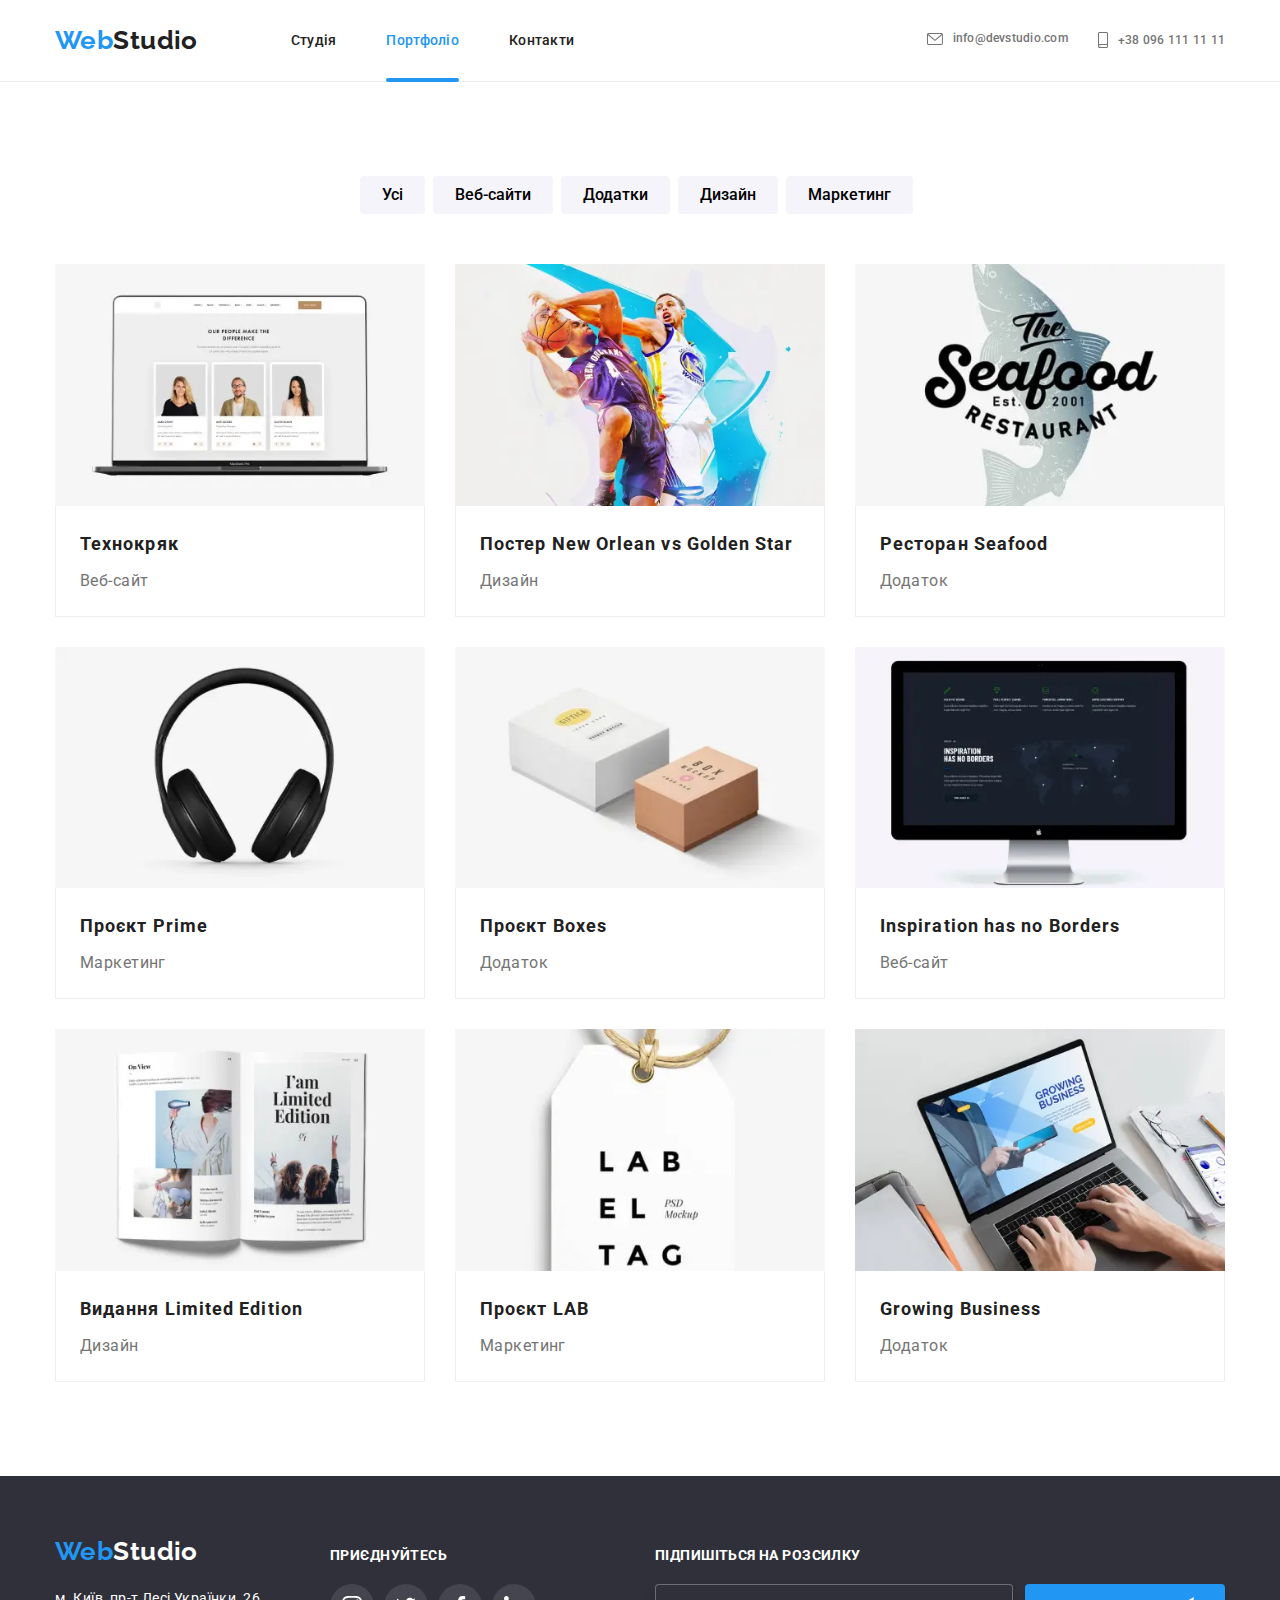
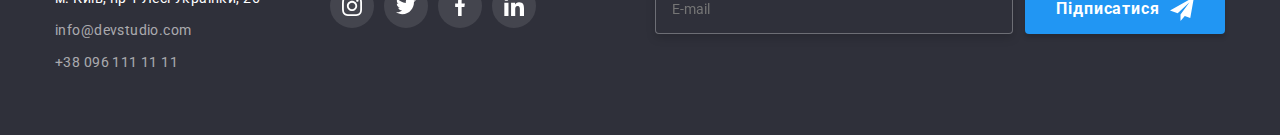
<file: portfolio.html>
<!DOCTYPE html>
<html lang="uk">
<head>
    <meta charset="UTF-8">
    <meta http-equiv="X-UA-Compatible" content="IE=edge">
    <meta name="viewport" content="width=device-width, initial-scale=1.0">
    <title>Portfolio</title>
    <link href="https://fonts.googleapis.com/css2?family=Raleway:wght@700&family=Roboto:wght@400;500;700;900&display=swap"
        rel="stylesheet">
    <link rel="stylesheet" href="https://cdnjs.cloudflare.com/ajax/libs/modern-normalize/1.1.0/modern-normalize.min.css">
    <link rel="stylesheet" href="./css/main.min.css">
</head>
<body>

    <!-- шапка -->
   
    <header>
        <div class="page-header">
            <div class="conteiner main-nav">
                <nav class="page-header__nav">
                    <a class="logo" href="">Web<span class="logo__text">Studio</span></a>
                    <button type="button" class="menu-toggle js-open-menu" aria-expanded="false"
                        aria-controls="mobile-menu">
                        <svg class="" width="24" height="16" aria-label="Перемикач мобільного меню">
                            <use class="icon-menu" href="./imeges/icons.svg#icon-menu"></use>
                        </svg>
                    </button>
                    <ul class="contacts tablet-contacts">
                        <li class="contacts__item"><a href="./index.html" class="contacts__link">Студія</a></li>
                        <li class="contacts__item"><a href="" class="contacts__link current">Портфоліо</a></li>
                        <li class="contacts__item"><a href="" class="contacts__link">Контакти</a></li>
                    </ul>
    
                </nav>
                <ul class="contacts-icon tablet-icon">
    
                    <li class="contacts-icon__item">
    
                        <a href="mailto:info@devstudio.com" class="contacts-icon__mail">
                            <svg class="contacts-icon__envelope" width="16" height="12">
                                <use href="./imeges/icons.svg#icon-envelope"></use>
                            </svg>
                            info@devstudio.com</a>
    
                    </li>
    
                    <li class="contacts-icon__item">
                        <a href="tel:+380961111111" class="contacts-icon__tel">
                            <svg class="contacts-icon__smartphone" width="10" height="16">
                                <use href="./imeges/icons.svg#icon-smartphone"></use>
                            </svg>
                            +38 096 111 11 11</a>
                    </li>
                </ul>
    
            </div>
    
    
        </div>
    </header>




                    
<!-- Портфоліо -->
<main class="portfolio-main">
<div class="menu-conteiner js-menu-container" id="mobile-menu">

    <button type="button" class="menu-toggle js-close-menu">
        <svg class="" width="24" height="16" aria-label="Перемикач мобільного меню">

            <use class="icon-close" href="./imeges/icons.svg#icon-close"></use>

        </svg>
    </button>
    <ul class="contacts mobile-menu">
        <li class="contacts__item"><a href="./index.html" class="contacts__link">Студія</a></li>
        <li class="contacts__item"><a href="" class="contacts__link current">Портфоліо</a></li>
        <li class="contacts__item"><a href="" class="contacts__link">Контакти</a></li>
    </ul>

    <ul class="contacts-icon-mobile">
        <li class="contacts-icon__item">
            <a href="tel:+380961111111" class="contacts-icon__tel">+38 096 111 11 11</a>
        </li>
        <li class="contacts-icon__item">
            <a href="mailto:info@devstudio.com" class="contacts-icon__mail">info@devstudio.com</a>
        </li>
    </ul>

    <ul class="social-menu">
        <li class="social-menu__item">
            <a href="" class="social-menu__link">
                Instagram<svg class="social-menu__icon" width="22" height="0">
                    <use href="./imeges/icons.svg#icon-Line"></use>
                </svg></a>
        </li>

        <li class="social-menu__item">
            <a href="" class="social-menu__link">
                Twitter<svg class="social-menu__icon" width="22" height="0">
                    <use href="./imeges/icons.svg#icon-Line"></use>
                </svg></a>
        </li>
        <li class="social-menu__item">
            <a href="" class="social-menu__link">
                Facebook <svg class="social-menu__icon" width="22" height="0">
                    <use href="./imeges/icons.svg#icon-Line"></use>
                </svg></a>
        </li>
        <li class="social-menu__item">
            <a href="" class="social-menu__link">LinkedIn</a>
        </li>
    </ul>
</div>

    <section class="section">
        <div class="conteiner">
            <h1 hidden>Портфоліо</h1>
            <div class="portfolio-decktop">
            <ul class="portfolio-button">
            
                <li class="portfolio-button__item"><button class="portfolio-button__name" type="button">Усі</button></li>
                <li class="portfolio-button__item"><button class="portfolio-button__name" type="button">Веб-сайти</button></li>
                <li class="portfolio-button__item"><button class="portfolio-button__name" type="button">Додатки</button></li>
            </ul> 
            <ul class="portfolio-button portfolio-mobile">
                <li class="portfolio-button__item"><button class="portfolio-button__name" type="button">Дизайн</button></li>
                <li class="portfolio-button__item"><button class="portfolio-button__name" type="button">Маркетинг</button></li>
           </ul>
            </div>
            
    <!-- Проекти -->

    <ul class="portfolio-project">
        <li class="portfolio-project__item">
            <a class="portfolio-project__link" href="">
                <div class="product">
           <picture>
            <source srcset="./imeges/project1-1x.webp, ./imeges/project1-2x.webp" type="image/webp">
             <img srcset="./imeges/project(1).jpg 1x,
             ./imeges/project1-2x.jpg 2x"
             class="product__img" src="./imeges/project(1).jpg" alt="на экране компьютера фото троих людей" width="370">
           </picture>
             <div class="div-overlay">
             <div class="overlay">
                <p class="overlay__text">Ресурс пропонує комплексні пропозиції з різним рівнем функціоналу та сервісів. Все це дозволить відвідувачу отримати
            вичерпні відомості про компанію чи приватну особу.</p>
             </div>
          </div>
             </div>

             <div class="cart-product carts">
                <h2 class="cart-product__name">Технокряк</h2>
            <p class="cart-product__text">Веб-сайт</p>
            </div>
            </a>
        </li>
        
        <li class="portfolio-project__item">
        <a class="portfolio-project__link" href="">
            <div class="product">
        <picture>
        <source srcset="./imeges/project2-1x.webp, ./imeges/project2-2x.webp" type="image/webp">
          <img srcset="./imeges/project(2).jpg 1x,
          ./imeges/project2-2x.jpg 2x"
           class="product__img" src="./imeges/project(2).jpg" alt="два парня играют в баскетбол" width="370">
        </picture>  
           <div class="div-overlay">
                <div class="overlay">
                    <p class="overlay__text">Ресурс пропонує комплексні пропозиції з різним рівнем функціоналу та сервісів. Все це
                        дозволить відвідувачу отримати
                        вичерпні відомості про компанію чи приватну особу.</p>
                </div>
            </div>
            </div>
          <div class="cart-product carts">
           <h2 class="cart-product__name">Постер New Orlean vs Golden Star</h2> 
           <p class="cart-product__text">Дизайн</p>
           </div>
           </a>
        </li>
        <li class="portfolio-project__item">
         <a class="portfolio-project__link" href="">
          <div class="product">
        <picture>
            <source srcset="./imeges/project3-1x.webp, ./imeges/project3-2x.webp" type="image/webp">
            <img srcset="./imeges/project(3).jpg 1x,
            ./imeges/project3-2x.jpg 2x" 
            class="product__img" src="./imeges/project(3).jpg" alt="лого ресторана the seabood" width="370">
        </picture>
            <div class="div-overlay">
                <div class="overlay">
                    <p class="overlay__text">Ресурс пропонує комплексні пропозиції з різним рівнем функціоналу та сервісів. Все це
                        дозволить відвідувачу отримати
                        вичерпні відомості про компанію чи приватну особу.</p>
                </div>
            </div>
            </div>
            <div class="cart-product">
            <h2 class="cart-product__name">Ресторан Seafood</h2>  
            <p class="cart-product__text">Додаток</p>
            </div>
        </a>
        </li>
        <li class="portfolio-project__item">
            <a class="portfolio-project__link" href="">
            <div class="product">
        <picture>
            <source srcset="./imeges/project4-1x.webp, ./imeges/project4-2x.webp" type="image/webp">
            <img srcset="./imeges/project(4).jpg 1x,
            ./imeges/project4-2x.jpg 2x"
             class="product__img" src="./imeges/project(4).jpg" alt="наушники черного цвета" width="370">
         </picture> 
             <div class="div-overlay">
            <div class="overlay">
                <p class="overlay__text">Ресурс пропонує комплексні пропозиції з різним рівнем функціоналу та сервісів. Все це
                    дозволить відвідувачу отримати
                    вичерпні відомості про компанію чи приватну особу.</p>
            </div>
        </div>
        </div>
            <div class="cart-product">
            <h2 class="cart-product__name">Проєкт Prime</h2> 
            <p class="cart-product__text">Маркетинг</p>
            </div>
        </a>
    </li>
        <li class="portfolio-project__item">
            <a class="portfolio-project__link" href="">
            <div class="product">
        <picture>
            <source srcset="./imeges/project5-1x.webp, ./imeges/project5-2x.webp" type="image/webp">
            <img srcset="./imeges/project(5).jpg 1x,
            ./imeges/project5-2x.jpg 2x"
             class="product__img" src="./imeges/project(5).jpg" alt="коробка белого цвета и коробка бежевого цвета" width="370">
        </picture>    
             <div class="div-overlay">
                <div class="overlay">
                    <p class="overlay__text">Ресурс пропонує комплексні пропозиції з різним рівнем функціоналу та сервісів. Все це
                        дозволить відвідувачу отримати
                        вичерпні відомості про компанію чи приватну особу.</p>
                </div>
            </div>
            </div>
            <div class="cart-product">
            <h2 class="cart-product__name">Проєкт Boxes</h2>  
            <p class="cart-product__text">Додаток</p>
            </div>
       </a>
        </li>
        <li class="portfolio-project__item">
            <a class="portfolio-project__link" href="">
                <div class="product">
        <picture>
            <source srcset="./imeges/project6-1x.webp, ./imeges/project6-2x.webp" type="image/webp">
            <img srcset="./imeges/project(6).jpg 1x,
            ./imeges/project6-2x.jpg 2x"
             class="product__img" src="./imeges/project(6).jpg" alt="экран ноутбука с изображением части карты страны" width="370">
         </picture>   
             <div class="div-overlay">
                <div class="overlay">
                    <p class="overlay__text">Ресурс пропонує комплексні пропозиції з різним рівнем функціоналу та сервісів. Все це
                        дозволить відвідувачу отримати
                        вичерпні відомості про компанію чи приватну особу.</p>
                </div>
            </div>
            </div>
            <div class="cart-product">
            <h2 class="cart-product__name">Inspiration has no Borders</h2>
            <p class="cart-product__text">Веб-сайт</p>
            </div>
        </a>
        </li>
        <li class="portfolio-project__item">
        <a class="portfolio-project__link" href="">
            <div class="product">
          <picture>
            <source srcset="./imeges/project7-1x.webp, ./imeges/project7-2x.webp" type="image/webp">
            <img srcset="./imeges/project(7).jpg 1x,
            ./imeges/project7-2x.jpg 2x"
             class="product__img" src="./imeges/project(7).jpg" alt="открытая книга на первой странице которой девушка с феном в руке на второй две девушки" width="370">
          </picture>  
             <div class="div-overlay">
                <div class="overlay">
                    <p class="overlay__text">Ресурс пропонує комплексні пропозиції з різним рівнем функціоналу та сервісів. Все це
                        дозволить відвідувачу отримати
                        вичерпні відомості про компанію чи приватну особу.</p>
                </div>
            </div>
            </div>
            <div class="cart-product"> 
            <h2 class="cart-product__name">Видання Limited Edition</h2>
            <p class="cart-product__text">Дизайн</p>
            </div>
        </a>
        </li>
        <li class="portfolio-project__item">
        <a class="portfolio-project__link" href="">
            <div class="product">
        <picture>
            <source srcset="./imeges/project8-1x.webp, ./imeges/project8-2x.webp" type="image/webp">
             <img srcset="./imeges/project(8).jpg 1x,
             ./imeges/project8-2x.jpg 2x"
              class="product__img" src="./imeges/project(8).jpg" alt="белая бирка с надписью labeltag" width="370">
         </picture>   
              <div class="div-overlay">
                <div class="overlay">
                    <p class="overlay__text">Ресурс пропонує комплексні пропозиції з різним рівнем функціоналу та сервісів. Все це
                        дозволить відвідувачу отримати
                        вичерпні відомості про компанію чи приватну особу.</p>
                </div>
            </div>
            </div>
             <div class="cart-product">
            <h2 class="cart-product__name">Проєкт LAB</h2>
            <p class="cart-product__text">Маркетинг</p>
            </div>
        </a>
        </li>
        <li class="portfolio-project__item last">
            <a class="portfolio-project__link" href="">
                <div class="product">
      <picture>
        <source srcset="./imeges/project9-1x.webp, ./imeges/project9-2x.webp" type="image/webp">
            <img srcset="./imeges/prpject(9).jpg 1x,
            ./imeges/project9-2x.jpg 2x"
             class="product__img" src="./imeges/prpject(9).jpg" alt="руки работающие на клавеатуре ноутбука" width="370" >
       </picture>
             <div class="div-overlay">
            <div class="overlay">
                <p class="overlay__text">Ресурс пропонує комплексні пропозиції з різним рівнем функціоналу та сервісів. Все це
                    дозволить відвідувачу отримати
                    вичерпні відомості про компанію чи приватну особу.</p>
            </div>
        </div>
        </div>
            <div class="cart-product">
            <h2 class="cart-product__name">Growing Business</h2>
            <p class="cart-product__text">Додаток</p>
            </div>
        </a>
        </li>
    </ul>
</div>
</section>
</main>

<!-- Підвал -->
<footer class="footer">
    <div class="conteiner box-footer">

        <div class="footer-tablet">
            <div class="footer-box">
                <a class="logo footer-box__logo" href="">Web<span class="logo__studio">Studio</span></a>
                <address class="address">
                    <ul class="list-footer">
                        <li class="list-footer__item"><a href="" class="list-footer__address">м. Київ, пр-т Лесі
                                Українки, 26</a></li>
                        <li class="list-footer__item"><a href="mailto:info@devstudio.com"
                                class="list-footer__link">info@devstudio.com</a></li>
                        <li class="list-footer__item tel"><a href="tel:+380961111111" class="list-footer__link">+38 096
                                111 11 11</a></li>
                    </ul>
                </address>
            </div>


            <div class="footer-boxLink">
                <p class="footer-boxLink__paragraph">приєднуйтесь</p>
                <ul class="footer-icon">
                    <li class="footer-icon__item">
                        <a class="footer-icon__link" href="">
                            <svg class="footer-link" width="20" height="20">
                                <use href="./imeges/icons.svg#icon-instagram"></use>
                            </svg></a>
                    </li>

                    <li class="footer-icon__item">
                        <a class="footer-icon__link" href="">
                            <svg class="footer-link" width="20" height="20">
                                <use href="./imeges/icons.svg#icon-twitter"></use>
                            </svg></a>
                    </li>
                    <li class="footer-icon__item">
                        <a class="footer-icon__link" href="">
                            <svg class="footer-link" width="20" height="20">
                                <use href="./imeges/icons.svg#icon-facebook"></use>
                            </svg></a>
                    </li>
                    <li class="footer-icon__item">
                        <a class="footer-icon__link" href="">
                            <svg class="footer-link" width="20" height="20">
                                <use href="./imeges/icons.svg#icon-linkedin"></use>
                            </svg></a>
                    </li>

                </ul>
            </div>
        </div>

        <div class="footer-boxForm">
            <p class="footer-boxForm__paragraph">Підпишіться на розсилку</p>
            <form class="footer-form">
                <label>
                    <input class="footer-form__input" type="email" name="E-mail" placeholder="E-mail">
                </label>
                <button type="submit" class="footer-button">Підписатися<svg class="footer-button__icon" width="24"
                        height="24">
                        <use href="./imeges/icons.svg#icon-icon-send"></use>
                    </svg>
                </button>
            </form>
        </div>
    </div>
</footer>
<script src="./js/modal.js"></script>
<script src="./js/mobile-menu.js"></script>
</body>

</html>
</file>
<file: css/main.min.css>
html{-webkit-box-sizing:border-box;box-sizing:border-box}*,*::before,*::after{-webkit-box-sizing:inherit;box-sizing:inherit}body{font-family:"Roboto",sans-serif;font-size:14px;letter-spacing:.03em;color:#212121;background-color:#fff}a{text-decoration:none}ul{list-style:none;padding:0px;margin:0px}h1,h2,h3,h4,h5,h6,p{margin:0px}img{display:block;max-width:100%;height:auto}.footer-button,.footer-icon__link,.footer-icon,.logo-clients__link,.icon-teams__link,.icon-teams,.benefit,.social-menu__link,.conteiner.main-nav,.page-header__nav{display:-webkit-box;display:-ms-flexbox;display:flex;-webkit-box-pack:center;-ms-flex-pack:center;justify-content:center;-webkit-box-align:center;-ms-flex-align:center;align-items:center}.cart-product__text,.product__img{margin-top:0px;margin-bottom:0px}.div-overlay,.backdrop{top:0%;left:0%;width:100%;height:100%}.overlay__text,.foun__text,.modal__iconClose{position:absolute;top:50%;left:50%;-webkit-transform:translate(-50%, -50%);transform:translate(-50%, -50%)}.conteiner{margin-left:auto;margin-right:auto;padding-left:15px;padding-right:15px}@media screen and (min-width: 480px){.conteiner{width:480px}}@media screen and (min-width: 768px){.conteiner{width:768px}}@media screen and (min-width: 1200px){.conteiner{width:1200px}}.page-header{border-bottom:1px solid #ececec;position:relative}@media screen and (min-width: 480px){.page-header__nav{min-height:60px;min-width:480px}}@media screen and (max-width: 767px){.page-header__nav{padding-left:15px;padding-right:15px;width:100%;height:100%}}@media screen and (min-width: 768px){.logo{margin-right:88px}}@media screen and (max-width: 767px){.menu-conteiner{position:fixed;width:100vw;height:100vh;top:0;left:0;-webkit-transform:translateX(100%);transform:translateX(100%);z-index:1;cursor:pointer;background-color:#fff;padding-left:40px;-webkit-box-orient:vertical;-webkit-box-direction:normal;-ms-flex-direction:column;flex-direction:column;-webkit-transition:-webkit-transform 250ms cubic-bezier(0.4, 0, 0.2, 1);transition:-webkit-transform 250ms cubic-bezier(0.4, 0, 0.2, 1);transition:transform 250ms cubic-bezier(0.4, 0, 0.2, 1);transition:transform 250ms cubic-bezier(0.4, 0, 0.2, 1), -webkit-transform 250ms cubic-bezier(0.4, 0, 0.2, 1)}}.menu-conteiner.is-open{-webkit-transform:translateX(0);transform:translateX(0)}.menu-toggle{display:-webkit-box;display:-ms-flexbox;display:flex;-webkit-box-pack:center;-ms-flex-pack:center;justify-content:center;-webkit-box-align:center;-ms-flex-align:center;align-items:center;margin-left:auto;padding:0px;height:40px;border:none;background-color:rgba(0,0,0,0);cursor:pointer}.menu-toggle:hover,.menu-toggle:focus{fill:#2196f3}@media screen and (min-width: 480px){.menu-toggle{width:40px}}@media screen and (min-width: 768px){.menu-toggle{display:none}}.js-close-menu{margin-top:10px;margin-right:15px}@media screen and (min-width: 768px){.contacts.mobile-menu{display:none}}.icon-close:hover,.icon-close:focus{fill:#2196f3}.logo{color:#2196f3;font-family:"Raleway",sans-serif;font-weight:700;font-size:26px;line-height:1.19;cursor:pointer}.logo__text{color:#212121}.contacts,.contacts-icon{display:block;text-align:start}@media screen and (min-width: 768px){.contacts,.contacts-icon{color:#2196f3}}@media screen and (max-width: 768px){.tablet-contacts{display:none}}@media screen and (max-width: 768px){.tablet-icon{display:none}}@media screen and (max-width: 767px){.contacts__item{margin-bottom:32px}.contacts__item:last-child{margin-bottom:auto;margin-bottom:100px}}@media screen and (min-width: 768px){.contacts__item{margin-right:50px}.contacts__item:last-child{margin-right:0px}}.contacts__link.current{position:relative;display:block;color:#2196f3}@media screen and (min-width: 768px){.contacts__link.current{display:inline;font-size:14px;line-height:1.14}}.contacts__link{font-weight:500;font-size:40px;line-height:1.17;letter-spacing:.02em;cursor:pointer;color:#212121;-webkit-transition:color 250ms cubic-bezier(0.4, 0, 0.2, 1);transition:color 250ms cubic-bezier(0.4, 0, 0.2, 1)}.contacts__link:hover,.contacts__link:focus{color:#2196f3}@media screen and (min-width: 768px){.contacts__link{font-size:14px;line-height:1.14}}@media screen and (min-width: 768px){.page-header{border-bottom:1px solid #ececec}}@media screen and (min-width: 768px){.logo-tablet{display:-webkit-box;display:-ms-flexbox;display:flex}}@media screen and (min-width: 1200px){.logo{display:block;margin-right:93px}}@media screen and (min-width: 768px){.contacts-icon-tablet{display:inline-block;margin-left:auto}}@media screen and (min-width: 1200px){.contacts-icon-tablet{display:-webkit-box;display:-ms-flexbox;display:flex}}@media screen and (min-width: 768px){.contacts{display:-webkit-box;display:-ms-flexbox;display:flex;-webkit-box-pack:center;-ms-flex-pack:center;justify-content:center;-webkit-box-align:center;-ms-flex-align:center;align-items:center;padding-top:32px;padding-bottom:32px;margin-bottom:auto}}@media screen and (min-width: 768px){.contacts-icon__mail,.contacts-icon__tel{margin-left:auto}}@media screen and (min-width: 1200px){.contacts-icon__mail .contacts-icon__mail,.contacts-icon__tel .contacts-icon__mail{margin:0px}}@media screen and (min-width: 768px){.tablet-icon{margin-left:auto}}@media screen and (min-width: 1200px){.tablet-icon{display:-webkit-box;display:-ms-flexbox;display:flex}}@media screen and (min-width: 768px){.contacts-icon-mobile{display:none}}@media screen and (max-width: 767px){.contacts-icon__item{margin-bottom:32px}.contacts-icon__item:last-child{margin-bottom:64px}}@media screen and (min-width: 768px){.contacts-icon__item{margin-bottom:10px}.contacts-icon__item:last-child{margin-bottom:0px}}@media screen and (min-width: 1200px){.contacts-icon__item{margin-bottom:0px}}.contacts-icon__mail,.contacts-icon__tel{font-weight:500;letter-spacing:.02em}@media screen and (min-width: 768px){.contacts-icon__mail,.contacts-icon__tel{display:-webkit-box;display:-ms-flexbox;display:flex;-webkit-box-pack:center;-ms-flex-pack:center;justify-content:center;-webkit-box-align:center;-ms-flex-align:center;align-items:center;line-height:1.16;color:#757575;-webkit-transition:color 250ms cubic-bezier(0.4, 0, 0.2, 1);transition:color 250ms cubic-bezier(0.4, 0, 0.2, 1)}.contacts-icon__mail:hover,.contacts-icon__mail:focus,.contacts-icon__tel:hover,.contacts-icon__tel:focus{color:#2196f3}}.contacts-icon__tel{color:#757575;font-size:34px;line-height:1.17}@media screen and (min-width: 768px){.contacts-icon__tel{display:-webkit-inline-box;display:-ms-inline-flexbox;display:inline-flex;justify-self:start;font-size:12px;-webkit-transition:color 250ms cubic-bezier(0.4, 0, 0.2, 1);transition:color 250ms cubic-bezier(0.4, 0, 0.2, 1)}.contacts-icon__tel:hover,.contacts-icon__tel:focus{color:#2196f3}}@media screen and (min-width: 1200px){.contacts-icon__tel{padding-top:32px;padding-bottom:32px;margin-left:30px}}.contacts-icon__mail{font-size:24px;line-height:1.16;color:#757575;-webkit-transition:color 250ms cubic-bezier(0.4, 0, 0.2, 1);transition:color 250ms cubic-bezier(0.4, 0, 0.2, 1)}@media screen and (min-width: 768px){.contacts-icon__mail{font-size:12px;margin-bottom:10px}.contacts-icon__mail:hover,.contacts-icon__mail:focus{color:#2196f3}}@media screen and (min-width: 1200px){.contacts-icon__mail{margin-bottom:0px;margin-left:auto;padding-top:32px;padding-bottom:32px}}.contacts-icon__envelope,.contacts-icon__smartphone{fill:currentColor;display:inline-block;-webkit-transition:fill 250ms cubic-bezier(0.4, 0, 0.2, 1);transition:fill 250ms cubic-bezier(0.4, 0, 0.2, 1)}.contacts-icon__envelope:hover,.contacts-icon__envelope:focus,.contacts-icon__smartphone:hover,.contacts-icon__smartphone:focus{fill:currentColor}@media screen and (min-width: 768px){.contacts-icon__envelope,.contacts-icon__smartphone{margin-right:8px}}@media screen and (min-width: 1200px){.contacts-icon__envelope,.contacts-icon__smartphone{margin-right:10px}}.social-menu{display:-webkit-box;display:-ms-flexbox;display:flex;text-align:start}@media screen and (min-width: 768px){.social-menu{display:none}}.social-menu__item{margin-right:0px}.social-menu__link{font-weight:500;font-size:18px;line-height:1.22;letter-spacing:.02em;color:#2196f3}.social-menu__icon{border:1px solid rgba(33,33,33,.2);-webkit-transform:rotate(90deg);transform:rotate(90deg)}@media screen and (min-width: 768px){.contacts__link.current::after{content:"";display:block;width:100%;height:4px;background-color:#2196f3;border-radius:2px;left:0px;top:46px;position:absolute}}.section{padding-top:60px;padding-bottom:60px}@media screen and (min-width: 1200px){.section{padding-top:94px;padding-bottom:94px}}@media screen and (min-width: 1200px){.over-work{padding-top:0px}}.section-main{background-color:#2f303a;padding-bottom:118px;padding-top:118px;text-align:center;height:400px;background-image:url(../imeges/Header-mobile.jpg);margin-right:auto;margin-left:auto;background-position:center;background-repeat:no-repeat;background-size:cover}@media screen and (min-width: 480px){.section-main{max-width:1600px;background-image:-webkit-gradient(linear, left top, right top, from(rgba(47, 48, 58, 0.4)), to(rgba(47, 48, 58, 0.4))),url(../imeges/Header-mobile.jpg);background-image:linear-gradient(to right, rgba(47, 48, 58, 0.4), rgba(47, 48, 58, 0.4)),url(../imeges/Header-mobile.jpg)}}@media screen and (-webkit-min-device-pixel-ratio: 2),(-webkit-min-device-pixel-ratio: 2),(min-resolution: 2dppx){.section-main{background-image:url(../imeges/Header-mobile2x.jpg);background-image:-webkit-gradient(linear, left top, right top, from(rgba(47, 48, 58, 0.4)), to(rgba(47, 48, 58, 0.4))),url(../imeges/Header-mobile2x.jpg);background-image:linear-gradient(to right, rgba(47, 48, 58, 0.4), rgba(47, 48, 58, 0.4)),url(../imeges/Header-mobile2x.jpg)}}@media screen and (min-width: 768px){.section-main{background-image:url(../imeges/Header-tablet.jpg);background-image:-webkit-gradient(linear, left top, right top, from(rgba(47, 48, 58, 0.4)), to(rgba(47, 48, 58, 0.4))),url(../imeges/Header-tablet2x.jpg);background-image:linear-gradient(to right, rgba(47, 48, 58, 0.4), rgba(47, 48, 58, 0.4)),url(../imeges/Header-tablet2x.jpg)}}@media screen and (-webkit-min-device-pixel-ratio: 2),(-webkit-min-device-pixel-ratio: 2),(min-resolution: 2dppx){.section-main{background-image:url(../imeges/Header-tablet2x.jpg);background-image:-webkit-gradient(linear, left top, right top, from(rgba(47, 48, 58, 0.4)), to(rgba(47, 48, 58, 0.4))),url(../imeges/Header-tablet2x.jpg);background-image:linear-gradient(to right, rgba(47, 48, 58, 0.4), rgba(47, 48, 58, 0.4)),url(../imeges/Header-tablet2x.jpg)}}@media screen and (min-width: 1200px){.section-main{height:600px;padding-bottom:200px;padding-top:200px;background-image:url(../imeges/img.jpg);background-image:-webkit-gradient(linear, left top, right top, from(rgba(47, 48, 58, 0.4)), to(rgba(47, 48, 58, 0.4))),url(../imeges/img.jpg);background-image:linear-gradient(to right, rgba(47, 48, 58, 0.4), rgba(47, 48, 58, 0.4)),url(../imeges/img.jpg)}}@media screen and (-webkit-min-device-pixel-ratio: 2),(-webkit-min-device-pixel-ratio: 2),(min-resolution: 2dppx){.section-main{background-image:url(../imeges/Img2x.jpg);background-image:-webkit-gradient(linear, left top, right top, from(rgba(47, 48, 58, 0.4)), to(rgba(47, 48, 58, 0.4))),url(../imeges/Img2x.jpg);background-image:linear-gradient(to right, rgba(47, 48, 58, 0.4), rgba(47, 48, 58, 0.4)),url(../imeges/Img2x.jpg)}}.section-main__titel{color:#fff;font-weight:900;font-size:26px;line-height:1.16;text-align:center;letter-spacing:.06em;text-transform:uppercase;margin:0px auto;margin-bottom:30px}@media screen and (min-width: 768px){.section-main__titel{width:360px}}@media screen and (min-width: 1200px){.section-main__titel{font-size:44px;line-height:1.36;width:696px}}.section-main__button{color:#fff;background-color:#2196f3;font-weight:700;font-size:16px;line-height:1.88;display:-webkit-box;display:-ms-flexbox;display:flex;-webkit-box-pack:center;-ms-flex-pack:center;justify-content:center;-webkit-box-align:center;-ms-flex-align:center;align-items:center;cursor:pointer;border-radius:4px;border:none;margin:0px auto;padding:10px 32px 10px 32px;letter-spacing:.06em;-webkit-transition:background-color 250ms cubic-bezier(0.4, 0, 0.2, 1);transition:background-color 250ms cubic-bezier(0.4, 0, 0.2, 1)}.section-main__button:hover,.section-main__button:focus{background-color:#188ce8}.backdrop{z-index:1;position:fixed;background-color:rgba(0,0,0,.2);opacity:1;visibility:visible;-webkit-transition:opacity 250ms cubic-bezier(0.4, 0, 0.2, 1),visibility 250ms cubic-bezier(0.4, 0, 0.2, 1);transition:opacity 250ms cubic-bezier(0.4, 0, 0.2, 1),visibility 250ms cubic-bezier(0.4, 0, 0.2, 1);overflow-y:scroll}.backdrop.is-hidden{visibility:hidden;opacity:0;pointer-events:none}.modal{position:absolute;top:50%;left:50%;-webkit-transform:translate(-50%, -50%);transform:translate(-50%, -50%);border-radius:4px;background-color:#fff;-webkit-box-shadow:0px 1px 3px rgba(0,0,0,.12),0px 1px 1px rgba(0,0,0,.14),0px 2px 1px rgba(0,0,0,.2);box-shadow:0px 1px 3px rgba(0,0,0,.12),0px 1px 1px rgba(0,0,0,.14),0px 2px 1px rgba(0,0,0,.2);padding:40px}@media screen and (min-width: 480px){.modal{min-width:450px;min-height:609px}}@media screen and (min-width: 1200px){.modal{min-width:528px;min-height:581px}}.modal__button{position:absolute;width:30px;height:30px;border-radius:50%;top:0px;right:0px;background-color:#fff;border:1px solid rgba(0,0,0,.1);margin:8px 8px auto auto;cursor:pointer;-webkit-transition:fill 250ms cubic-bezier(0.4, 0, 0.2, 1);transition:fill 250ms cubic-bezier(0.4, 0, 0.2, 1)}.modal__button:hover,.modal__button:focus{fill:#2196f3}.modal__paragraph{display:inline-block;margin-bottom:12px;margin-right:0px;font-weight:700;font-size:20px;line-height:1.5;text-align:center;letter-spacing:.03em;color:#212121}@media screen and (min-width: 480px){.modal__paragraph{width:370px;height:60px}}@media screen and (min-width: 1200px){.modal__paragraph{width:448px;height:23px}}.modal__label{display:-webkit-box;display:-ms-flexbox;display:flex;-webkit-box-orient:vertical;-webkit-box-direction:normal;-ms-flex-direction:column;flex-direction:column;text-align:left;position:relative;margin:0px;font-weight:400;font-size:12px;line-height:1.16;letter-spacing:.01em;color:#757575}.modal__input{padding:auto;padding-left:42px;margin-top:4px;margin-bottom:10px;-webkit-box-sizing:border-box;box-sizing:border-box;height:40px;width:100%;border:1px solid rgba(33,33,33,.2);border-radius:4px;cursor:pointer;-webkit-transition:border-color 250ms cubic-bezier(0.4, 0, 0.2, 1);transition:border-color 250ms cubic-bezier(0.4, 0, 0.2, 1);-webkit-transition:fill 250ms cubic-bezier(0.4, 0, 0.2, 1);transition:fill 250ms cubic-bezier(0.4, 0, 0.2, 1)}.modal__input:focus{border-color:#2196f3;outline:none !important}.modal__input:focus+.modal__icon{fill:#2196f3}@media screen and (min-width: 480px){.modal__input{width:370px}}@media screen and (min-width: 1200px){.modal__input{width:448px}}.modal__icon{position:absolute;padding:11px auto 11px 12px;top:53%;left:13px;-webkit-transform:translateY(-50%);transform:translateY(-50%);cursor:pointer}@media screen and (min-width: 1200px){.modal__icon{top:50%;left:15px}}.modal__comment{height:120px;resize:none;border:1px solid rgba(33,33,33,.2);border-radius:4px;padding:12px 16px;margin-bottom:20px;margin-top:4px;font-weight:400;font-size:12px;line-height:1.16;letter-spacing:.01em;color:rgba(117,117,117,.5);cursor:pointer;-webkit-transition:border-color 250ms cubic-bezier(0.4, 0, 0.2, 1);transition:border-color 250ms cubic-bezier(0.4, 0, 0.2, 1)}.modal__comment:focus{border-color:#188ce8;outline:none !important}@media screen and (min-width: 480px){.modal__comment{width:370px}}@media screen and (min-width: 1200px){.modal__comment{width:448px}}.modal__labelCheckbox{display:-webkit-box;display:-ms-flexbox;display:flex;-webkit-box-pack:center;-ms-flex-pack:center;justify-content:center;-webkit-box-align:center;-ms-flex-align:center;align-items:center;margin-bottom:31px;font-weight:400;font-size:12px;line-height:1.14;letter-spacing:.03em;color:#757575;cursor:pointer}@media screen and (min-width: 1200px){.modal__labelCheckbox{font-size:14px;line-height:1.71;margin-bottom:30px}}.modal__inputCheckbox{appearance:none;-moz-appearance:none;-webkit-appearance:none;position:absolute}.modal__inputCheckbox:checked+.modal__iconCheckbox{background-origin:border-box;background-image:url(../imeges/icon\ check\ \(2\).svg);background-size:contain;background-color:#2196f3;border-color:#2196f3}.modal__iconCheckbox{display:inline-block;border-radius:2px;margin-right:8px}.modal__link{color:#2196f3;text-decoration:underline;margin-left:4px}.modal__submit{height:50px;background-color:#2196f3;-webkit-box-shadow:0px 4px 4px rgba(0,0,0,.15);box-shadow:0px 4px 4px rgba(0,0,0,.15);border-radius:4px;border:#2196f3;font-weight:700;font-size:16px;line-height:1.88;letter-spacing:.06em;color:#fff;cursor:pointer;-webkit-transition:background-color 250ms cubic-bezier(0.4, 0, 0.2, 1);transition:background-color 250ms cubic-bezier(0.4, 0, 0.2, 1)}.modal__submit:hover,.modal__submit:focus{background-color:#188ce8}@media screen and (min-width: 480px){.modal__submit{width:200px}}@media screen and (min-width: 768px){.features{display:-webkit-inline-box;display:-ms-inline-flexbox;display:inline-flex}}.features__item{width:100%;margin-right:0px;margin-top:0px;margin-bottom:0px}@media screen and (min-width: 480px){.features__item{width:450px}}@media screen and (min-width: 768px){.features__item{width:354px}}@media screen and (min-width: 1200px){.features__item{width:270px}}@media screen and (min-width: 1200px){.features__item:nth-child(4){margin-right:0px;padding-left:0px;padding-right:0px}}.features__title{font-size:14px;font-weight:700;line-height:1.14;text-transform:uppercase;margin-top:0px;margin-bottom:10px;text-align:center}@media screen and (min-width: 768px){.features__title{text-align:start}}.features__post{color:#757575;font-weight:400;line-height:1.71;margin-top:0px}@media screen and (min-width: 768px){.div-benefit{display:-webkit-box;display:-ms-flexbox;display:flex;-ms-flex-wrap:wrap;flex-wrap:wrap}}.benefit-mobile{margin-bottom:30px}@media screen and (min-width: 768px){.benefit-mobile{margin-right:30px}}@media screen and (min-width: 1200px){.benefit-mobile{margin-bottom:0px}}.benefit-mobile:last-child{margin-bottom:0px}@media screen and (min-width: 768px){.benefit-mobile:nth-child(n+3){margin-bottom:0px}}@media screen and (min-width: 768px){.benefit-mobile:nth-child(2n){margin-right:0px}}@media screen and (min-width: 1200px){.benefit-mobile:nth-child(2){margin-right:30px}}.benefit{width:100%;height:120px;background-color:#f5f4fa;border-radius:4px;margin-right:0px;margin-bottom:30px}@media screen and (min-width: 480px){.benefit{width:450px}}@media screen and (min-width: 768px){.benefit{width:354px}}@media screen and (min-width: 1200px){.benefit{width:270px}}@media screen and (max-width: 320px){.over-work{display:none}}@media screen and (max-width: 1199px){.over-work{display:none}}@media screen and (min-width: 1200px){.over-work{padding-top:0px}}.conteiner__title{margin-bottom:50px;text-align:center;-webkit-box-align:center;-ms-flex-align:center;align-items:center;font-weight:700;font-size:36px;line-height:1.16}.gallery{display:-webkit-box;display:-ms-flexbox;display:flex}.gallery-foto{display:block;width:370px;margin-right:30px;margin-bottom:0px}.gallery-foto:nth-child(3){margin-right:0px;padding-right:0px}.foto{position:relative}.foun{position:absolute;bottom:0px;width:370px;height:70px;background-color:rgba(47,48,58,.8);color:#fff;font-weight:700;font-size:14px;line-height:1.14;text-align:center;letter-spacing:.03em;text-transform:uppercase}.comand{background-color:#f5f4fa;-webkit-box-align:center;-ms-flex-align:center;align-items:center}.conteiner__title{font-weight:700;font-size:28px;line-height:1.17;text-align:center;letter-spacing:.03em;color:#212121;margin-bottom:30px}@media screen and (min-width: 1200px){.conteiner__title{font-size:36px;line-height:1.16;margin-bottom:50px}}@media screen and (min-width: 768px){.our-team{display:-webkit-box;display:-ms-flexbox;display:flex;-ms-flex-wrap:wrap;flex-wrap:wrap}}.our-team__item{background-color:#fff;border-radius:0px 0px 4px 4px;margin-bottom:30px}@media screen and (min-width: 768px){.our-team__item{margin-right:30px}}@media screen and (min-width: 1200px){.our-team__item{margin-bottom:0px}}.our-team__item:last-child{margin-bottom:0px}@media screen and (min-width: 768px){.our-team__item:nth-child(n+3){margin-bottom:0px}}@media screen and (min-width: 768px){.our-team__item:nth-child(2n){margin-right:0px}}@media screen and (min-width: 1200px){.our-team__item:nth-child(2){margin-right:30px}}.our-team__foto{margin-bottom:30px;width:100%}@media screen and (min-width: 480px){.our-team__foto{width:450px}}@media screen and (min-width: 768px){.our-team__foto{width:354px}}@media screen and (min-width: 1200px){.our-team__foto{width:270px}}.our-team__name{font-weight:500;font-size:16px;line-height:1.18;text-align:center;margin-bottom:10px}.our-team__specialty{color:#757575;font-size:16px;line-height:1.18;text-align:center;margin-bottom:16px}.our-team__item{-webkit-box-shadow:0px 1px 3px rgba(0,0,0,.12),0px 1px 1px rgba(0,0,0,.14),0px 2px 1px rgba(0,0,0,.2);box-shadow:0px 1px 3px rgba(0,0,0,.12),0px 1px 1px rgba(0,0,0,.14),0px 2px 1px rgba(0,0,0,.2)}.icon-teams{padding-bottom:24px}.icon-teams__item{width:44px;height:44px;margin-right:10px}.icon-teams__link{fill:#afb1b8;width:100%;height:100%;border-radius:50%;-webkit-transition:fill 250ms cubic-bezier(0.4, 0, 0.2, 1),background-color 250ms cubic-bezier(0.4, 0, 0.2, 1);transition:fill 250ms cubic-bezier(0.4, 0, 0.2, 1),background-color 250ms cubic-bezier(0.4, 0, 0.2, 1)}.icon-teams__link:nth-child(4){margin-right:0px}.icon-teams__link:hover,.icon-teams__link:focus{fill:#fff;background-color:#2196f3}.icon-teams__icon{margin-right:0px}.logo-clients{display:-webkit-box;display:-ms-flexbox;display:flex;-ms-flex-wrap:wrap;flex-wrap:wrap;-webkit-box-pack:center;-ms-flex-pack:center;justify-content:center;cursor:pointer}.logo-clients__item{margin-right:30px;margin-bottom:30px}@media screen and (min-width: 480px){.logo-clients__item{width:210px;height:92px}}@media screen and (min-width: 768px){.logo-clients__item{width:226px}}@media screen and (min-width: 1200px){.logo-clients__item{margin-bottom:0px;width:170px}}.logo-clients__item:nth-child(2n){margin-right:0px}.logo-clients__item:nth-child(n+5){margin-bottom:0px}@media screen and (min-width: 768px){.logo-clients__item:nth-child(2n){margin-right:30px}}@media screen and (min-width: 768px){.logo-clients__item:nth-child(3n){margin-right:0px}}@media screen and (min-width: 768px){.logo-clients__item:nth-child(n+4){margin-bottom:0px}}@media screen and (min-width: 1200px){.logo-clients__item:nth-child(3){margin-right:30px}}.logo-clients__link{width:100%;height:100%;color:#afb1b8;border:1px solid #afb1b8;border-radius:4px;-webkit-transition:color 250ms cubic-bezier(0.4, 0, 0.2, 1);transition:color 250ms cubic-bezier(0.4, 0, 0.2, 1)}.logo-clients__link:hover,.logo-clients__link:focus{color:#2196f3;border:1px solid #2196f3}.logo-clients__icon{fill:currentColor;-webkit-transition:fill 250ms cubic-bezier(0.4, 0, 0.2, 1);transition:fill 250ms cubic-bezier(0.4, 0, 0.2, 1)}.logo-clients__icon:hover,.logo-clients__icon:focus{fill:currentColor}.footer{color:#fff;background-color:#2f303a;margin:0px;padding-top:60px;padding-bottom:60px}@media screen and (min-width: 1200px){.box-footer{display:-webkit-box;display:-ms-flexbox;display:flex;-webkit-box-align:baseline;-ms-flex-align:baseline;align-items:baseline}}@media screen and (min-width: 768px){.footer-tablet{display:-webkit-box;display:-ms-flexbox;display:flex;padding-left:61px;padding-right:74px;-webkit-box-align:baseline;-ms-flex-align:baseline;align-items:baseline}}@media screen and (min-width: 1200px){.footer-tablet{padding-left:0px;padding-right:0px}}.logo.footer-box__logo{display:block;margin-bottom:20px;color:#2196f3;text-align:center}@media screen and (min-width: 768px){.logo.footer-box__logo{margin-right:0px}}@media screen and (min-width: 1200px){.logo.footer-box__logo{text-align:start}}.logo__studio{margin-bottom:20px;margin-right:0px;color:#fff}.list-footer{display:block;margin-top:0px;margin-bottom:0px;padding:0px;font-weight:400;line-height:1.71;font-style:normal}.list-footer__item{display:block;text-align:center;margin-bottom:8px}.list-footer__item:nth-child(3n){margin-bottom:60px}@media screen and (min-width: 1200px){.list-footer__item{text-align:start}}@media screen and (min-width: 1200px){.list-footer__item:nth-child(3n){margin-bottom:0px}}.list-footer__address{color:#fff}.list-footer__link{color:rgba(255,255,255,.6)}.footer-boxLink__paragraph,.footer-boxForm__paragraph{display:block;text-align:center;font-size:14px;line-height:1.14;letter-spacing:.03em;text-transform:uppercase;font-weight:700;margin-bottom:20px}@media screen and (min-width: 1200px){.footer-boxLink__paragraph,.footer-boxForm__paragraph{text-align:start}}@media screen and (min-width: 1200px){.footer-box{margin-right:70px}}.footer-boxLink{margin-left:auto}.footer-icon{margin-bottom:60px}@media screen and (min-width: 768px){.footer-icon{margin-bottom:0px}}.footer-icon__item{width:44px;height:44px;margin-right:10px}.footer-icon__item:nth-child(4){margin-right:0px}.footer-icon__link{width:100%;height:100%;border-radius:50%;fill:#fff;background-color:rgba(255,255,255,.1);-webkit-transition:background-color 250ms cubic-bezier(0.4, 0, 0.2, 1);transition:background-color 250ms cubic-bezier(0.4, 0, 0.2, 1)}.footer-icon__link:hover,.footer-icon__link:focus{background-color:#2196f3;border-radius:50%}.footer-boxForm{margin-left:auto}.footer-form{display:block;-webkit-box-pack:center;-ms-flex-pack:center;justify-content:center}@media screen and (min-width: 1200px){.footer-form{display:-webkit-box;display:-ms-flexbox;display:flex}}.footer-form__input{-webkit-box-sizing:border-box;box-sizing:border-box;height:50px;width:100%;border:1px solid rgba(255,255,255,.3);-webkit-filter:drop-shadow(0px 4px 4px rgba(0, 0, 0, 0.15));filter:drop-shadow(0px 4px 4px rgba(0, 0, 0, 0.15));border-radius:4px;background-color:#2f303a;color:#fff;margin-bottom:20px}@media screen and (min-width: 480px){.footer-form__input{width:450px;padding:15px 295px 15px 16px}}@media screen and (min-width: 768px){.footer-form__input{display:block;margin-right:auto;margin-left:auto}}@media screen and (min-width: 1200px){.footer-form__input{width:358px;margin-bottom:0px}}.footer-button{margin:auto;width:200px;height:50px;background:#2196f3;color:#fff;-webkit-box-shadow:0px 4px 4px rgba(0,0,0,.15);box-shadow:0px 4px 4px rgba(0,0,0,.15);border-radius:4px;border:#2196f3;font-weight:700;font-size:16px;line-height:1.87;letter-spacing:.06em;cursor:pointer;-webkit-transition:background-color 250ms cubic-bezier(0.4, 0, 0.2, 1);transition:background-color 250ms cubic-bezier(0.4, 0, 0.2, 1)}.footer-button:hover,.footer-button:focus{background-color:#188ce8}@media screen and (min-width: 1200px){.footer-button{margin-top:0px;margin-left:12px}}.footer-button__icon{margin-left:10px}@media screen and (min-width: 768px){.portfolio-decktop{display:-webkit-box;display:-ms-flexbox;display:flex;-webkit-box-pack:center;-ms-flex-pack:center;justify-content:center;-webkit-box-align:center;-ms-flex-align:center;align-items:center;margin-bottom:30px}}@media screen and (min-width: 1200px){.portfolio-decktop{margin-bottom:50px}}.portfolio-button{display:-webkit-box;display:-ms-flexbox;display:flex;margin-top:0px;padding:0px;margin-bottom:15px}@media screen and (min-width: 768px){.portfolio-button{margin-right:8px;margin-bottom:0px}}.portfolio-button__item{display:inline-block;margin-top:0px;margin-bottom:0px;padding-bottom:0px}.portfolio-button__item+.portfolio-button__item{margin-left:8px}.portfolio-button__item{-webkit-transition:-webkit-box-shadow 250ms cubic-bezier(0.4, 0, 0.2, 1);transition:-webkit-box-shadow 250ms cubic-bezier(0.4, 0, 0.2, 1);transition:box-shadow 250ms cubic-bezier(0.4, 0, 0.2, 1);transition:box-shadow 250ms cubic-bezier(0.4, 0, 0.2, 1), -webkit-box-shadow 250ms cubic-bezier(0.4, 0, 0.2, 1)}.portfolio-button__item:hover,.portfolio-button__item:focus{-webkit-box-shadow:0px 3px 1px rgba(0,0,0,.1),0px 1px 2px rgba(0,0,0,.08),0px 2px 2px rgba(0,0,0,.12);box-shadow:0px 3px 1px rgba(0,0,0,.1),0px 1px 2px rgba(0,0,0,.08),0px 2px 2px rgba(0,0,0,.12)}.portfolio-button__name{border:none;border-radius:4px;padding:6px 22px;background-color:#f5f4fa;font-weight:500;font-size:16px;line-height:1.62;text-align:center;cursor:pointer;-webkit-transition:color 250ms cubic-bezier(0.4, 0, 0.2, 1),background-color 250ms cubic-bezier(0.4, 0, 0.2, 1);transition:color 250ms cubic-bezier(0.4, 0, 0.2, 1),background-color 250ms cubic-bezier(0.4, 0, 0.2, 1)}.portfolio-button__name:hover,.portfolio-button__name:focus{color:#fff;background-color:#2196f3}.portfolio-project__link .div-overlay{-webkit-transition:-webkit-transform 250ms cubic-bezier(0.4, 0, 0.2, 1);transition:-webkit-transform 250ms cubic-bezier(0.4, 0, 0.2, 1);transition:transform 250ms cubic-bezier(0.4, 0, 0.2, 1);transition:transform 250ms cubic-bezier(0.4, 0, 0.2, 1), -webkit-transform 250ms cubic-bezier(0.4, 0, 0.2, 1)}.portfolio-project__link:hover .div-overlay{-webkit-transform:translateY(0);transform:translateY(0);opacity:.9}.portfolio-project__link:hover .overlay__text{-webkit-transform:translateY(0);transform:translateY(0);opacity:.9;top:50%;left:50%;-webkit-transform:translate(-50%, -50%);transform:translate(-50%, -50%)}.product{position:relative;overflow:hidden}.product:hover .div-overlay{-webkit-transform:translateY(0);transform:translateY(0)}.div-overlay{position:absolute;background-color:rgba(33,150,243,.9);opacity:0;-webkit-transition:background-color 250ms cubic-bezier(0.4, 0, 0.2, 1),-webkit-transform 250ms cubic-bezier(0.4, 0, 0.2, 1);transition:background-color 250ms cubic-bezier(0.4, 0, 0.2, 1),-webkit-transform 250ms cubic-bezier(0.4, 0, 0.2, 1);transition:background-color 250ms cubic-bezier(0.4, 0, 0.2, 1),transform 250ms cubic-bezier(0.4, 0, 0.2, 1);transition:background-color 250ms cubic-bezier(0.4, 0, 0.2, 1),transform 250ms cubic-bezier(0.4, 0, 0.2, 1),-webkit-transform 250ms cubic-bezier(0.4, 0, 0.2, 1);-webkit-transform:translateY(100%);transform:translateY(100%)}.div-overlay:hover{opacity:1}.overlay__text{color:#fff;padding:63px 24px;width:100%;height:100%;font-weight:400;font-size:18px;line-height:1.56;letter-spacing:.03em;opacity:0;-webkit-transition:color 250ms cubic-bezier(0.4, 0, 0.2, 1);transition:color 250ms cubic-bezier(0.4, 0, 0.2, 1)}.overlay__text:hover{opacity:1}.portfolio-project{-webkit-box-sizing:border-box;box-sizing:border-box;padding-left:0px}@media screen and (min-width: 768px){.portfolio-project{display:-webkit-box;display:-ms-flexbox;display:flex;-ms-flex-wrap:wrap;flex-wrap:wrap}}.portfolio-project__item{margin-right:0px;margin-bottom:30px}@media screen and (min-width: 480px){.portfolio-project__item{width:450px}}@media screen and (min-width: 768px){.portfolio-project__item{width:354px;margin-bottom:30px;margin-right:30px;-webkit-box-flex:1;-ms-flex-positive:1;flex-grow:1}}@media screen and (min-width: 1200px){.portfolio-project__item{width:370px}}.portfolio-project__item:last-child{margin-bottom:0px}@media screen and (min-width: 768px){.portfolio-project__item:nth-child(2n){margin-right:0px}}@media screen and (min-width: 1200px){.portfolio-project__item+.portfolio-project__item{margin-right:30px}}@media screen and (min-width: 1200px){.portfolio-project__item:nth-child(3n){margin-right:0px}}@media screen and (min-width: 1200px){.portfolio-project__item:nth-last-child(-n+3){margin-bottom:0px}}.product__img{margin-right:0px;width:100%}@media screen and (min-width: 480px){.product__img{width:450px}}@media screen and (min-width: 768px){.product__img{width:354px}}@media screen and (min-width: 1200px){.product__img{width:370px}}.cart-product{padding-top:20px;padding-bottom:20px;padding-left:24px;padding-right:24px;border-bottom:1px solid #eee;border-right:1px solid #eee;border-left:1px solid #eee}@media screen and (min-width: 768px){.cart-product{-webkit-box-flex:1;-ms-flex-positive:1;flex-grow:1;width:354px}}@media screen and (min-width: 768px){.cart-product:first-child{padding-bottom:56px}}@media screen and (min-width: 1200px){.cart-product{width:370px}}@media screen and (min-width: 768px)and (max-width: 1199px){.carts{-webkit-box-flex:2;-ms-flex-positive:2;flex-grow:2;height:146px}}.cart-product__name{margin-top:0px;margin-bottom:4px;color:#212121;font-weight:700;font-size:18px;line-height:2;letter-spacing:.06em}.cart-product__text{color:#757575;font-size:16px;line-height:1.88}.last{margin-bottom:0px}.portfolio-project__link{display:block;cursor:pointer;-webkit-transition:-webkit-box-shadow 250ms cubic-bezier(0.4, 0, 0.2, 1);transition:-webkit-box-shadow 250ms cubic-bezier(0.4, 0, 0.2, 1);transition:box-shadow 250ms cubic-bezier(0.4, 0, 0.2, 1);transition:box-shadow 250ms cubic-bezier(0.4, 0, 0.2, 1), -webkit-box-shadow 250ms cubic-bezier(0.4, 0, 0.2, 1)}.portfolio-project__link:hover,.portfolio-project__link:focus{-webkit-box-shadow:0px 1px 1px rgba(0,0,0,.12),0px 4px 4px rgba(0,0,0,.06),1px 4px 6px rgba(0,0,0,.16);box-shadow:0px 1px 1px rgba(0,0,0,.12),0px 4px 4px rgba(0,0,0,.06),1px 4px 6px rgba(0,0,0,.16)}/*# sourceMappingURL=main.min.css.map */
</file>
